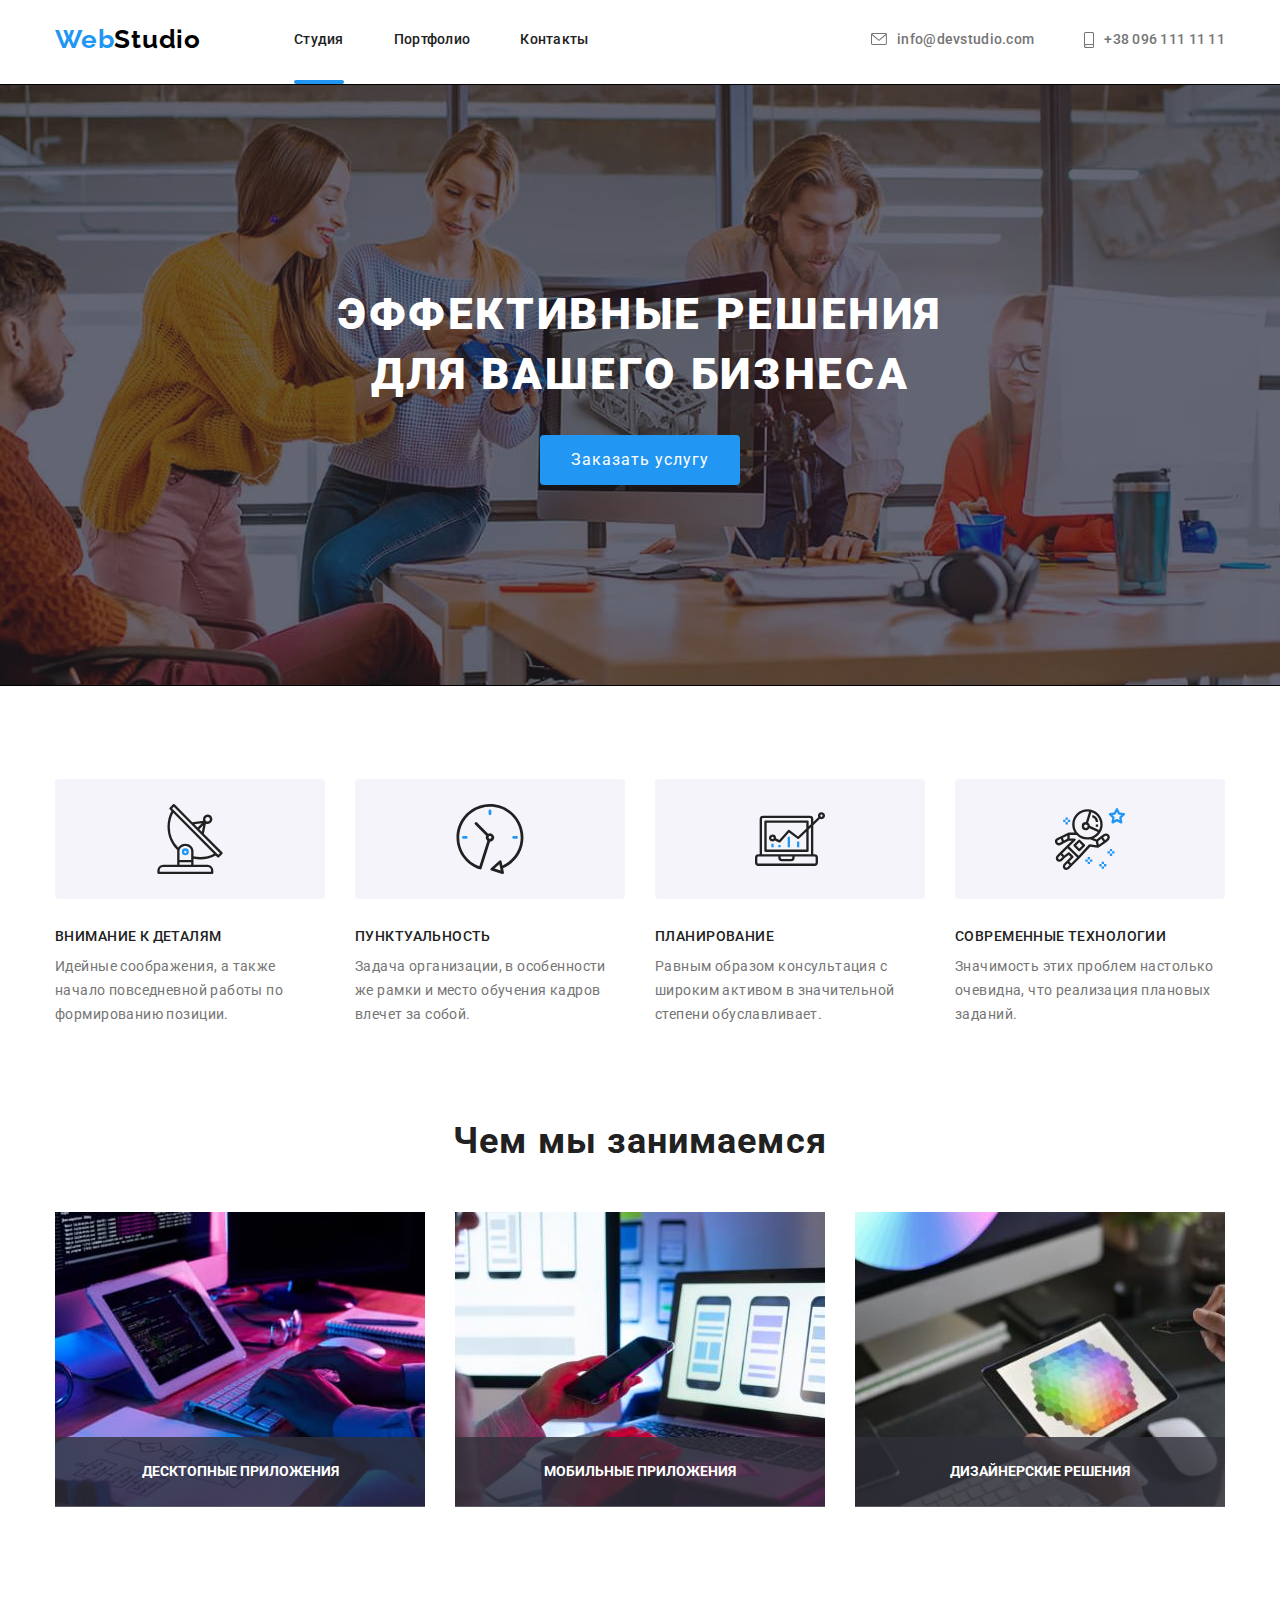
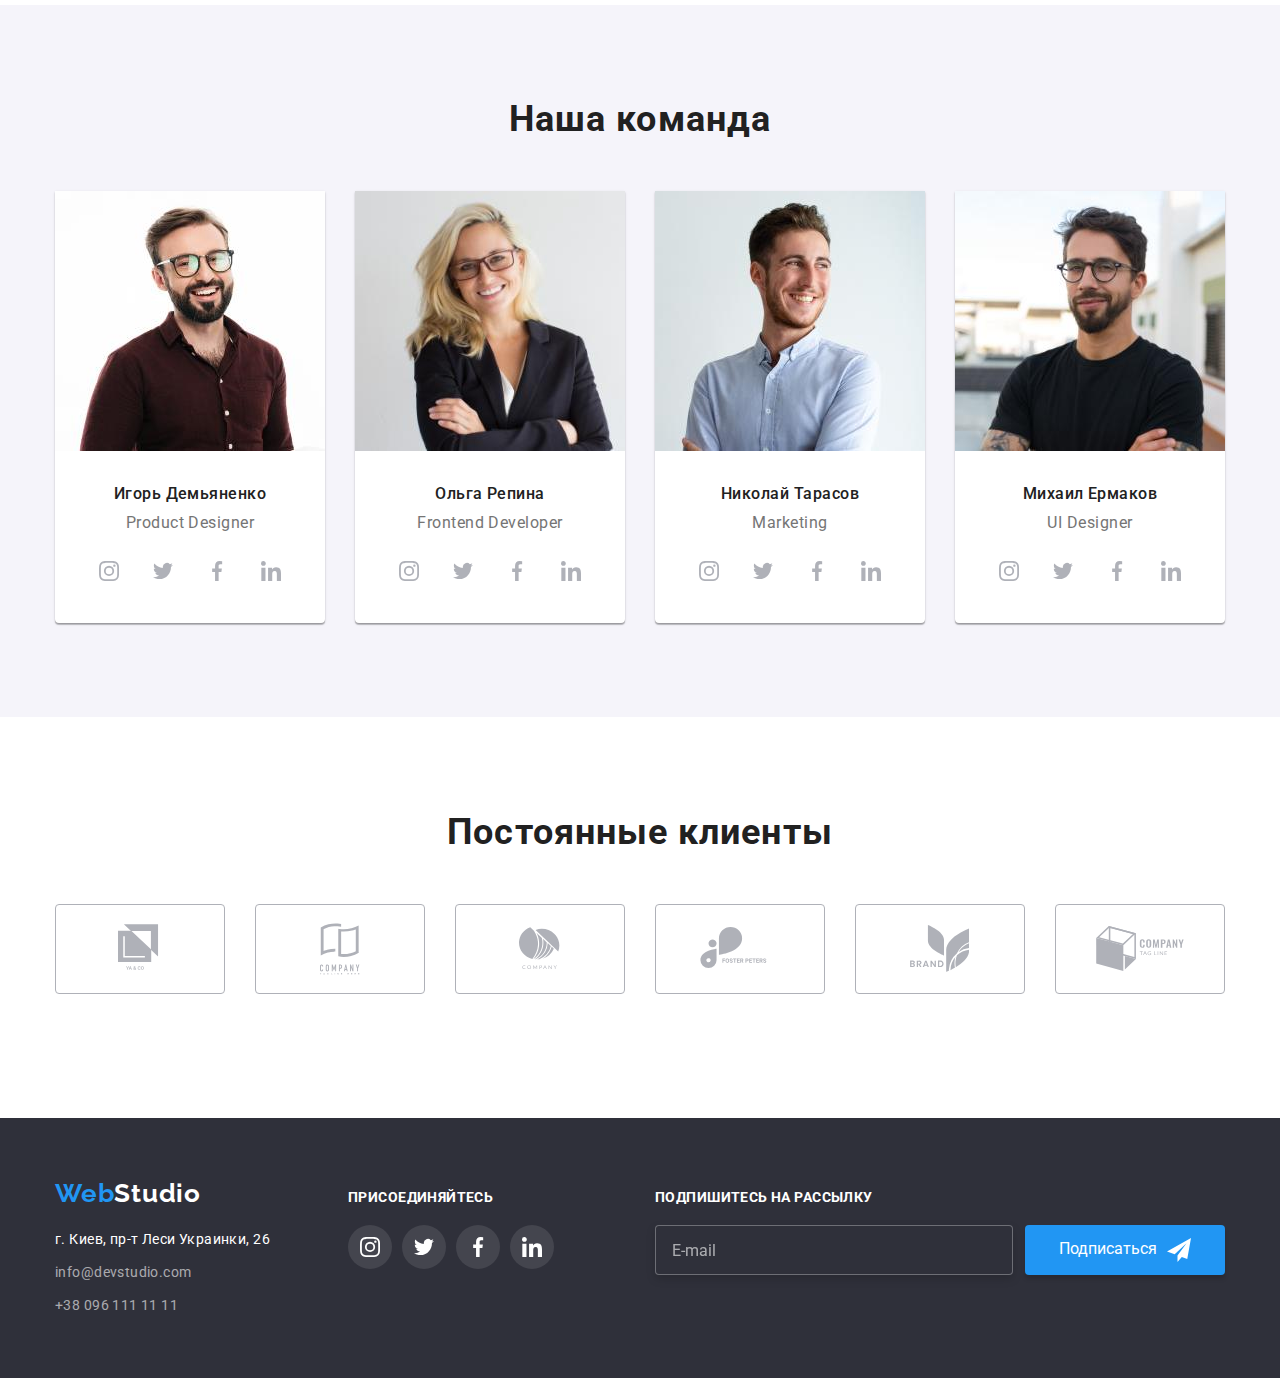
<file: index.html>
<!DOCTYPE html>
<html lang="ru">
<head>
    <meta charset="UTF-8">
    <meta name="viewport" content="width=device-width, initial-scale=1.0">
    <title>WebStudio</title>
    <link rel="stylesheet" href="./css/normalize.css">
    <link rel="preconnect" href="https://fonts.gstatic.com"> 
    <link href="https://fonts.googleapis.com/css2?family=Raleway:wght@700&family=Roboto:wght@400;500;700;900&display=swap" rel="stylesheet">
    <link rel="stylesheet" href="./css/variables.css">
    <link rel="stylesheet" href="./css/webstudio.css">
</head>

<body class="page">
    <header class="header-border">
       <!-- CONTAINER -->
        <div class="container header">
        <nav class="site-nav">
            <a class="logo" href="index.html"><span class="blue">Web</span>Studio</a>
            <ul class="link-title list">
                <li class="link-title-studio current item"><a href="./index.html">Студия</a></li>
                <li class="link-title-portfolio current item"><a href="./portfolio.html">Портфолио</a></li>
                <li class="link-title-contacts item"><a href="#">Контакты</a></li>
            </ul>
            <ul class="link-contacts list">
                <li class="link-contacts-mail item"><a href="mailto:info@devstudio.com">
                <svg class="envelope" width="16" height="12" aria-label="Mail"><use href="./images/sprite.svg#envelope"></use></svg>
                info@devstudio.com</a></li>
                <li class="link-contacts-phone item"><a href="tel:+380961111111">
                <svg class="smartphone" width="10" height="16" aria-label="Phone"><use href="./images/sprite.svg#smartphone"></use></svg>
                +38 096 111 11 11</a></li>
                </ul>
        </nav>
            
        </div> <!-- CONTAINER -->
    </header> 

   <main>      
        <section class="top-background top-cover">
            <div class="main-logo">
            <h1 class="main-title">Эффективные решения для вашего бизнеса</h1>
            <button class="button" type="button" data-modal-open>Заказать услугу</button>
        </div>
        <div class="backdrop is-hidden" data-modal>
          <div class="modal">
            <div class="modal-block">
            <button class="modal-button" type="button" data-modal-close>
            <svg class="modal-button-close" width="18" height="18" aria-label="CLose"><use href="./images/sprite.svg#close"></use></svg>
            </button>    
            </div>

            
            <p class="modal-toplabel">Оставьте свои данные, мы вам перезвоним</p>

            <form class="modal-form" autocomplete="off">
            <div class="group">
                <label class="group-label" for="name">Имя</label>
                <div class="input-person-wrapper">
                <input class="form-input" type="text" name="name" id="name"/>
                <svg class="person-icon" width="18" height="18" aria-label="Person">
                <use href="./images/sprite.svg#person"></use>
                </svg>
                </div>
                
            </div>
            <div class="group">
                <label class="group-label" for="phone">Телефон</label>
                <div class="input-person-wrapper">
                    <input class="form-input" type="text" name="phone" id="phone"/>
                    <svg class="person-icon" width="18" height="18" aria-label="Phone">
                    <use href="./images/sprite.svg#phone"></use>
                    </svg>
                    </div>
            </div>
            <div class="group">
                <label class="group-label" for="email">Почта</label>
                <div class="input-person-wrapper">
                    <input class="form-input" type="text" name="email" id="email"/>
                    <svg class="person-icon" width="18" height="18" aria-label="Email">
                    <use href="./images/sprite.svg#email"></use>
                    </svg>
                    </div>
            </div>
            <div class="group">
                <label class="group-label" for="comment">Комментарий</label>
                <textarea class="form-comment" name="comment" id="comment" placeholder="Введите текст" rows="8"></textarea>
            </div>

                <div class="form-policy">
                    <label class="policy" for="accept">
                        <input class="checkbox" type="checkbox" name="accept" id="accept">
                        <svg class="check-icon" width="16" height="15" aria-label="Checkbox">
                            <use href="./images/sprite.svg#checkbox"></use>
                            </svg>
                            Соглашаюсь с рассылкой и принимаю <a class="policy-link" href="#">Условия договора</a>

                    </label>
                </div>
            <div class="modal-button-block">
                <button class="modal-button-submit" type="submit">Отправить</button> 
            </div>
            
            </form>
        </div>  
        </div>
        </section>

        <section class="advanteges-section">
            <!-- CONTAINER -->
            <div class="container">
            <ul class="advanteges-title advanteges-description list block">
            <li class="item advanteges-icon">
            <div class="thumb">
            <svg width="70" height="70" aria-label="Antenna"><use href="./images/sprite.svg#antenna"></use></svg>
            </div>
            <h3>Внимание к деталям</h3><p>Идейные соображения, а также начало повседневной работы по формированию позиции.</p></li>
            <li class="item">
             <div class="thumb">
             <svg width="70" height="70" aria-label="Clock"><use href="./images/sprite.svg#clock"></use></svg>    
             </div>
            <h3>Пунктуальность</h3><p>Задача организации, в особенности же рамки и место обучения кадров влечет за собой.</p></li>
            <li class="item">
             <div class="thumb">
             <svg width="70" height="70" aria-label="Diagramma"><use href="./images/sprite.svg#diagram"></use></svg>    
             </div>
            <h3>Планирование</h3><p>Равным образом консультация с широким активом в значительной степени обуславливает.</p></li>
            <li class="item">
             <div class="thumb">
             <svg width="70" height="70" aria-label="Astronaut"><use href="./images/sprite.svg#astronaut"></use></svg>    
             </div>
            <h3>Современные технологии</h3><p>Значимость этих проблем настолько очевидна, что реализация плановых заданий.</p></li>
            </ul>
        </div> <!-- CONTAINER -->
        </section>

        <section class="ourservice-block">
            <!-- CONTAINER -->
            <div class="container">
            <h2 class="ourservice">Чем мы занимаемся</h2>
            <ul class="list ourservice-cards block">
            <li class="ourservice-card item">
            <img src="./images/box1.jpg" alt="html-верстка">
            <p class="card-thumb-title">Десктопные приложения</p>
            </li>
            <li class="ourservice-card item">
            <img src="./images/box2.jpg" alt="мобильные приложения">
            <p class="card-thumb-title">мобильные приложения</p>
            </li>
            <li class="ourservice-card item">
            <img src="./images/box3.jpg" alt="web-дизайн">
            <p class="card-thumb-title">Дизайнерские решения</p>
            </li>
            </ul>
        </div> <!-- CONTAINER -->
        </section>

        <section class="ourteam-background">
            <!-- CONTAINER -->
            <div class="container">
            <h2 class="ourteam-title">Наша команда</h2>
            <ul class="list ourteam-cards ourteam-name ourteam-position">
            <li class="ourteam-card1"><img src="./images/person1.jpg" alt="фото">
            <div class="card-frame"><h4>Игорь Демьяненко</h4><p>Product Designer</p></div>
            <div class="socialnets-block">
                <ul class="list socialnets">
                <li> 
                <a class="social-link" href="#"><div class="thumb-socialnets"><svg class="social-icon" width="20" height="20" aria-label="Instagram"><use href="./images/sprite.svg#instagram"></use></svg></div></a>   
                </li>
                <li>
                <a class="social-link" href="#"><div class="thumb-socialnets"><svg class="social-icon" width="20" height="20" aria-label="Twitter"><use href="./images/sprite.svg#twitter"></use></svg></div></a>
                </li>
                <li>
                <a class="social-link" href="#"><div class="thumb-socialnets"><svg class="social-icon" width="20" height="20" aria-label="Facebook"><use href="./images/sprite.svg#facebook"></use></svg></div></a>
                </li>
                <li>
                <a class="social-link" href="#"><div class="thumb-socialnets"><svg class="social-icon" width="20" height="20" aria-label="Linkedin"><use href="./images/sprite.svg#linkedin"></use></svg></div></a>
                </li>
                </ul>    
                </div>
            </li>

            <li class="ourteam-card2"><img src="./images/person2.jpg" alt="фото">
            <div class="card-frame"><h4>Ольга Репина</h4><p>Frontend Developer</p></div>
            <div class="socialnets-block">
                <ul class="list socialnets">
                    <li> 
                    <a class="social-link" href="#"><div class="thumb-socialnets"><svg class="social-icon" width="20" height="20" aria-label="Instagram"><use href="./images/sprite.svg#instagram"></use></svg></div></a>   
                    </li>
                    <li>
                    <a class="social-link" href="#"><div class="thumb-socialnets"><svg class="social-icon" width="20" height="20" aria-label="Twitter"><use href="./images/sprite.svg#twitter"></use></svg></div></a>
                    </li>
                    <li>
                    <a class="social-link" href="#"><div class="thumb-socialnets"><svg class="social-icon" width="20" height="20" aria-label="Facebook"><use href="./images/sprite.svg#facebook"></use></svg></div></a>
                    </li>
                    <li>
                    <a class="social-link" href="#"><div class="thumb-socialnets"><svg class="social-icon" width="20" height="20" aria-label="Linkedin"><use href="./images/sprite.svg#linkedin"></use></svg></div></a>
                    </li>
                    </ul>     
                </div>
            </li>

            <li class="ourteam-card3"><img src="./images/person3.jpg" alt="фото">
            <div class="card-frame"><h4>Николай Тарасов</h4><p>Marketing</p></div>
            <div class="socialnets-block">
                <ul class="list socialnets">
                    <li> 
                    <a class="social-link" href="#"><div class="thumb-socialnets"><svg class="social-icon" width="20" height="20" aria-label="Instagram"><use href="./images/sprite.svg#instagram"></use></svg></div></a>   
                    </li>
                    <li>
                    <a class="social-link" href="#"><div class="thumb-socialnets"><svg class="social-icon" width="20" height="20" aria-label="Twitter"><use href="./images/sprite.svg#twitter"></use></svg></div></a>
                    </li>
                    <li>
                    <a class="social-link" href="#"><div class="thumb-socialnets"><svg class="social-icon" width="20" height="20" aria-label="Facebook"><use href="./images/sprite.svg#facebook"></use></svg></div></a>
                    </li>
                    <li>
                    <a class="social-link" href="#"><div class="thumb-socialnets"><svg class="social-icon" width="20" height="20" aria-label="Linkedin"><use href="./images/sprite.svg#linkedin"></use></svg></div></a>
                    </li>
                    </ul>     
                </div>
            </li>

            <li class="ourteam-card4"><img src="./images/person4.jpg" alt="фото">
            <div class="card-frame"><h4>Михаил Ермаков</h4><p>UI Designer</p></div>
            <div class="socialnets-block">
                <ul class="list socialnets">
                    <li> 
                    <a class="social-link" href="#"><div class="thumb-socialnets"><svg class="social-icon" width="20" height="20" aria-label="Instagram"><use href="./images/sprite.svg#instagram"></use></svg></div></a>   
                    </li>
                    <li>
                    <a class="social-link" href="#"><div class="thumb-socialnets"><svg class="social-icon" width="20" height="20" aria-label="Twitter"><use href="./images/sprite.svg#twitter"></use></svg></div></a>
                    </li>
                    <li>
                    <a class="social-link" href="#"><div class="thumb-socialnets"><svg class="social-icon" width="20" height="20" aria-label="Facebook"><use href="./images/sprite.svg#facebook"></use></svg></div></a>
                    </li>
                    <li>
                    <a class="social-link" href="#"><div class="thumb-socialnets"><svg class="social-icon" width="20" height="20" aria-label="Linkedin"><use href="./images/sprite.svg#linkedin"></use></svg></div></a>
                    </li>
                </ul>     
            </div>
            </li>
            </ul>
        </div> <!-- CONTAINER -->
        </section>   



        <section class="clients-section">
            <!-- CONTAINER -->
            <div class="container">
            <h2 class="clients-title">Постоянные клиенты</h2>
        </div> <!-- CONTAINER -->

        <!-- CONTAINER -->
        <div class="container">
        <ul class="clients-list list block">
        <li class="item advanteges-icon">
        <a class="client-link" href="#"><div class="clients-thumb">
        <svg width="44.27" height="49.23" aria-label="Client"><use href="./images/sprite.svg#logo1"></use></svg></div></a>    
        </li>
        <li class="item">
        <a class="client-link" href="#"><div class="clients-thumb">
        <svg width="40" height="52" aria-label="Client"><use href="./images/sprite.svg#logo2"></use></svg></div></a>        
        </li>
        <li class="item">
        <a class="client-link" href="#"><div class="clients-thumb">
        <svg width="41" height="42.6" aria-label="Client"><use href="./images/sprite.svg#logo3"></use></svg></div></a>
        </li>
        <li class="item">
        <a class="client-link" href="#"><div class="clients-thumb"><svg width="79.66" height="42.02" aria-label="Client"><use href="./images/sprite.svg#logo4"></use></svg></div></a>
        </li>
        <li class="item">
        <a class="client-link" href="#"><div class="clients-thumb"><svg width="59" height="47" aria-label="Client"><use href="./images/sprite.svg#logo5"></use></svg></div></a>
        </li>
        <li class="item">
        <a class="client-link" href="#"><div class="clients-thumb"><svg width="88.48" height="45.44" aria-label="Client"><use href="./images/sprite.svg#logo6"></use></svg></div></a>
        </li>
        </ul>
        </div> <!-- CONTAINER -->
        
        </section>

    </main>

   <footer class="footer">
       <!-- CONTAINER -->
    <div class="container-footer">
       <div>
        <p class="logo-footer"><a href="index.html" class="logo white"><span class="blue">Web</span>Studio</a></p>
        <address class="footer-address">
        <p class="footer-city">г. Киев, пр-т Леси Украинки, 26</p>
        <ul class="list footer-links">
        <li><a href="mailto:info@devstudio.com">info@devstudio.com</a></li>
        <li><a href="tel:+380961111111">+38 096 111 11 11</a></li>
        </ul>
        </address>
        </div>

    <div class="joinus">
    <h3 class="h3-color">ПРИСОЕДИНЯЙТЕСЬ</h3>
    <!-- <div class="socialnets-block"> -->
        <ul class="list socialnets-footer">
        <li>
        <a class="joinus-link" href="#"><div class="thumb-socialnets-footer"><svg width="20" height="20" aria-label="Instagram"><use href="./images/sprite.svg#instagram"></use></svg></div></a>
        </li>
        <li>
        <a class="joinus-link" href="#"><div class="thumb-socialnets-footer"><svg width="20" height="20" aria-label="Twitter"><use href="./images/sprite.svg#twitter"></use></svg></div></a>            
        </li>
        <li>
        <a class="joinus-link" href="#"><div class="thumb-socialnets-footer"><svg width="20" height="20" aria-label="Facebook"><use href="./images/sprite.svg#facebook"></use></svg></div></a>
        </li>
        <li>
        <a class="joinus-link" href="#"><div class="thumb-socialnets-footer"><svg width="20" height="20" aria-label="Linkedin"><use href="./images/sprite.svg#linkedin"></use></svg></div></a>
        </li>
        </ul>    
        <!-- </div> -->
    </div>

    <div class="mailing">
        <h3 class="h3-color-mailing">Подпишитесь на рассылку</h3>
        <div class="mailing-wrapper">
            <label for="subscribe">
                <input class="mailing-input" type="text" placeholder="E-mail" name="subscribe" id="subscribe">
            </label>
            <button class="mailing-button" type="submit">Подписаться<svg class="modal-button-send" width="24" height="24" aria-label="Send"><use href="./images/sprite.svg#send"></use></svg>
            </button>
        </div>
        
        </div>
             
    </div> <!-- CONTAINER -->
   </footer>
   <script src="./js/modal.js"></script>
</body>
</html>
</file>
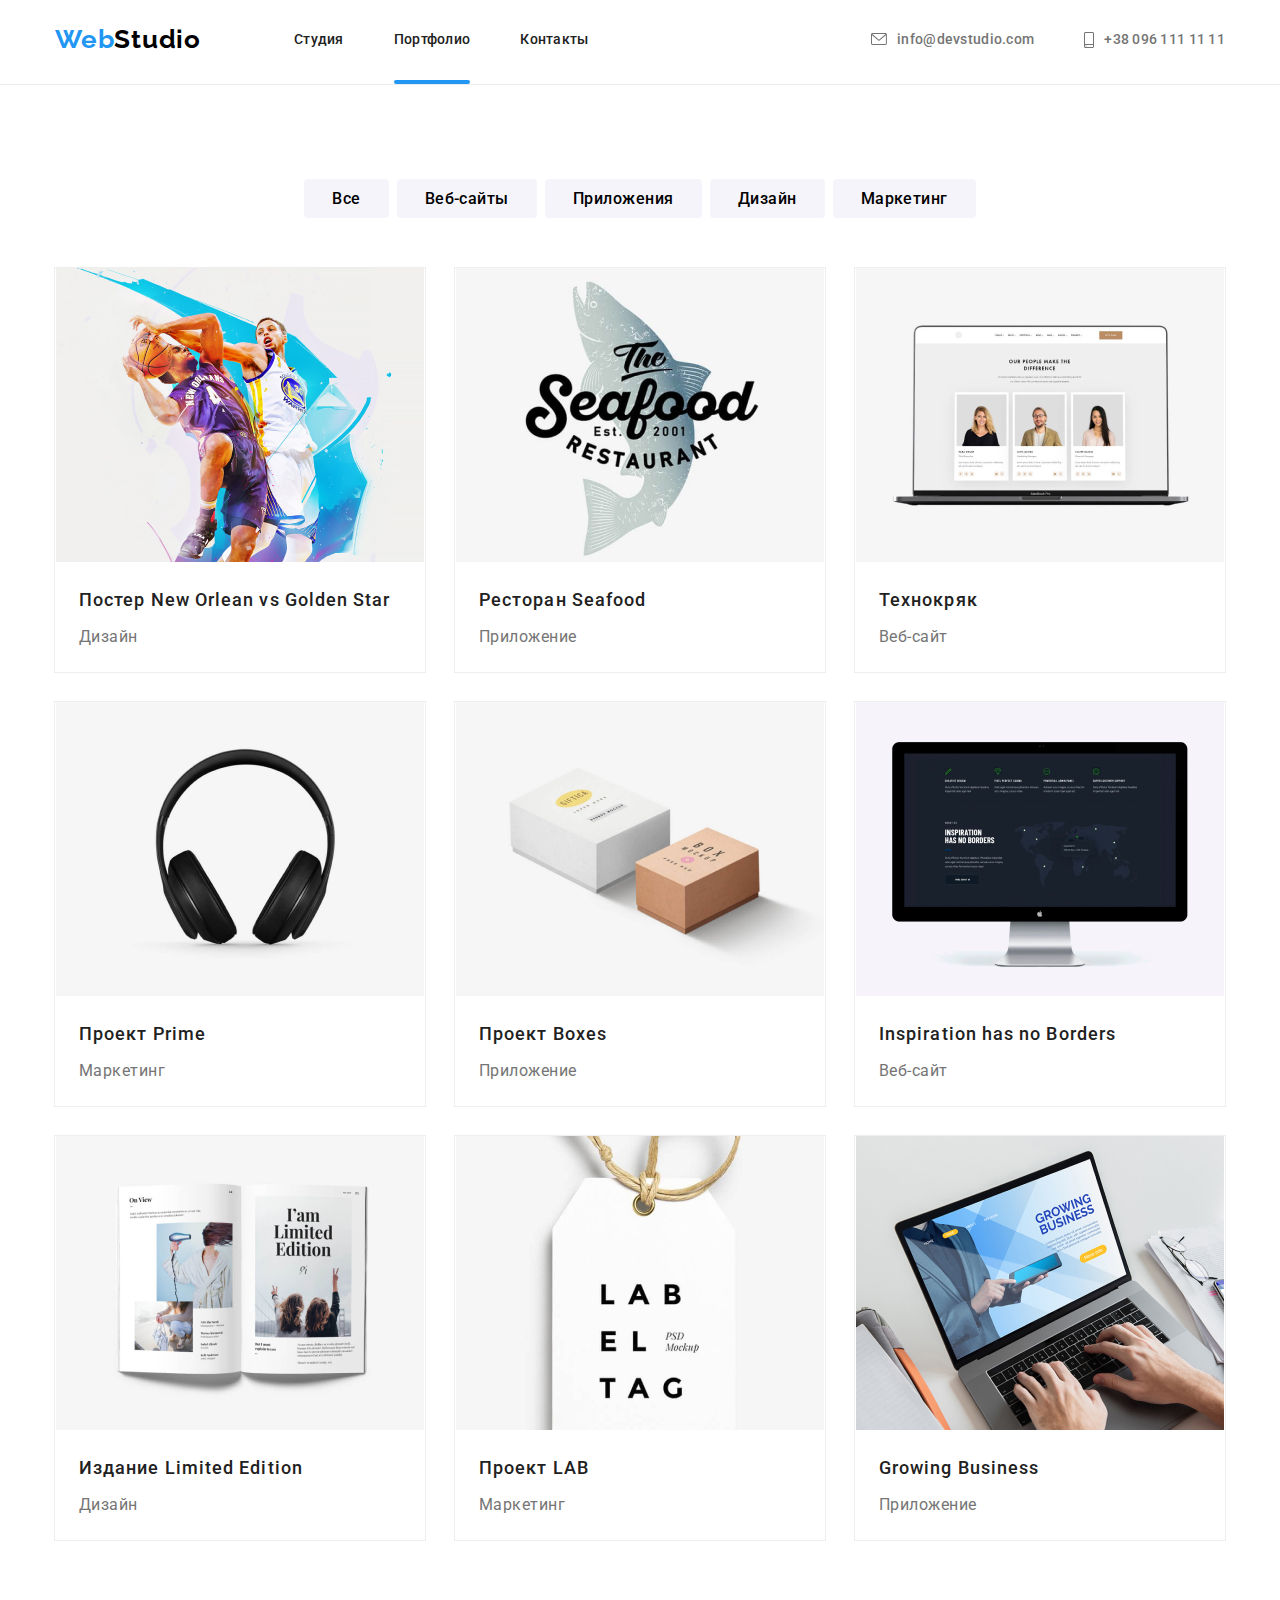
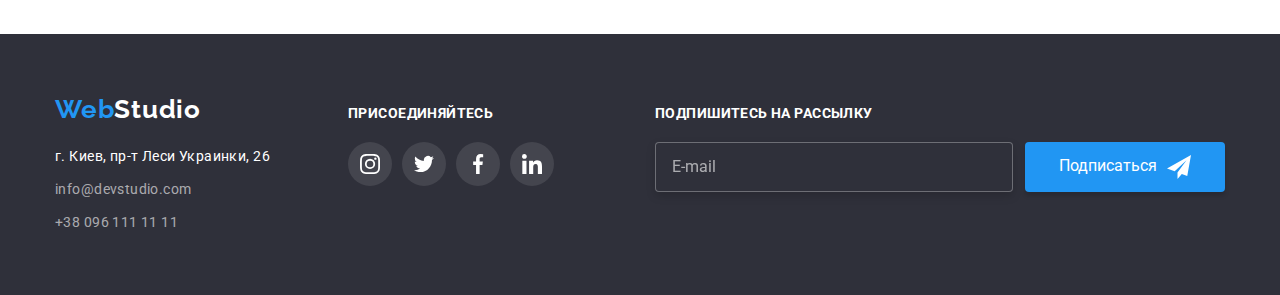
<file: portfolio.html>
<!DOCTYPE html>
<html lang="ru">
<head>
    <meta charset="UTF-8">
    <meta name="viewport" content="width=device-width, initial-scale=1.0">
    <title>Portfolio</title>
    <link rel="stylesheet" href="./css/normalize.css">
    <link rel="preconnect" href="https://fonts.gstatic.com"> 
    <link href="https://fonts.googleapis.com/css2?family=Raleway:wght@700&family=Roboto:wght@400;500;700;900&display=swap" rel="stylesheet">
    <link rel="stylesheet" href="./css/portfolio.css">
    <link rel="stylesheet" href="./css/variables.css">
</head>

<body class="page">
    <header class="header border">
       <!-- CONTAINER -->
        <div class="container header">
        <nav class="site-nav">
            <a class="logo" href="index.html"><span class="blue">Web</span>Studio</a>
            <ul class="link-title list">
                <li class="link-title-studio current item"><a href="./index.html">Студия</a></li>
                <li class="link-title-portfolio current item"><a href="./portfolio.html">Портфолио</a></li>
                <li class="link-title-contacts item"><a href="#">Контакты</a></li>
            </ul>
            <ul class="link-contacts list">
                <li class="link-contacts-mail item"><a href="mailto:info@devstudio.com">
                <svg class="envelope" width="16" height="12" aria-label="Mail"><use href="./images/sprite.svg#envelope"></use></svg>
                info@devstudio.com</a></li>
                <li class="link-contacts-phone item"><a href="tel:+380961111111">
                <svg class="smartphone" width="10" height="16" aria-label="Phone"><use href="./images/sprite.svg#smartphone"></use></svg>
                +38 096 111 11 11</a></li>
                </ul>
        </nav>
            
        </div> <!-- CONTAINER -->
    </header>

    <main class="central-block">
        <section class="ourprojects-block">
            <!-- CONTAINER -->
        <div class="container">
            <h1 class="hidden-title">Портфолио наших работ</h1>
            <ul class="list button-main">
                <li class="item">
                <button class="central-button" type="button"><span class="frame-button">Все</span></button>
                </li>
                <li class="item">
                <button class="central-button" type="button"><span class="frame-button">Веб-сайты</span></button>
                </li>
                <li class="item">
                <button class="central-button" type="button"><span class="frame-button">Приложения</span></button>
                </li>
                <li class="item">
               <button class="central-button" type="button"><span class="frame-button">Дизайн</span></button>
                </li>
                <li class="item">
                <button class="central-button" type="button"><span class="frame-button">Маркетинг</span></button>
                </li>
            </ul>
            
            <ul class="list ourprojects ourprojects-title ourprojects-note">
                <li class="item ourprojects-link">
                    <a class="card-link" href="#">
                    <div class="card-thumb">
                        <img src="./images/project2.jpg" alt="Баскетболисты" width="370" height="294">
                        <div class="overlay">
                            <p class="overlay-text">Технокряк это современная площадка распространения коронавируса. Компании используют эту платформу для цифрового шпионажа и атак на защищенные сервера конкурентов.</p>    
                        </div>
                    </div>    
                    <div class="ourprojects-frame">
                    <h2 class="h2">Постер New Orlean vs Golden Star</h2>
                    <p class="ourprojects-p">Дизайн</p>
                    </div></a>
                </li>
                
                <li class="item ourprojects-link">
                    <a class="card-link" href="#">
                    <div class="card-thumb">
                        <img src="./images/project3.jpg" alt="Логотип ресторана">
                        <div class="overlay">
                            <p>Технокряк это современная площадка распространения коронавируса. Компании используют эту платформу для цифрового шпионажа и атак на защищенные сервера конкурентов.</p>    
                        </div>
                    </div>
                    <div class="ourprojects-frame">
                    <h2 class="h2">Ресторан Seafood</h2><p class="ourprojects-p">Приложение</p>
                    </div></a>
                </li>                                 
                
                <li class="item ourprojects-link">
                    <a class="card-link" href="#">
                    <div class="card-thumb">
                    <img src="./images/project1.jpg" alt="Ноутбук с сайтом">
                    <div class="overlay">
                    <p>Технокряк это современная площадка распространения коронавируса. Компании используют эту платформу для цифрового шпионажа и атак на защищенные сервера конкурентов.</p>    
                    </div>
                    </div>
                    <div class="ourprojects-frame">
                <h2 class="h2">Технокряк</h2><p class="ourprojects-p">Веб-сайт</p>
                </div></a>   
                </li>
                
                <li class="item ourprojects-link">
                    <a class="card-link" href="#">
                    <div class="card-thumb">
                    <img src="./images/project4.jpg" alt="Наушники">
                    <div class="overlay">
                    <p>Технокряк это современная площадка распространения коронавируса. Компании используют эту платформу для цифрового шпионажа и атак на защищенные сервера конкурентов.</p>    
                    </div>
                    </div>
                    <div class="ourprojects-frame">
                <h2 class="h2">Проект Prime</h2><p class="ourprojects-p">Маркетинг</p>
                </div></a>        
                </li>

                <li class="item ourprojects-link">
                    <a class="card-link" href="#">
                    <div class="card-thumb">
                    <img src="./images/project5.jpg" alt="Две каробки">
                    <div class="overlay">
                    <p>Технокряк это современная площадка распространения коронавируса. Компании используют эту платформу для цифрового шпионажа и атак на защищенные сервера конкурентов.</p>    
                    </div>
                    </div>
                    <div class="ourprojects-frame"><h2 class="h2">Проект Boxes</h2><p class="ourprojects-p">Приложение</p>
                    </div></a>
                </li>

                <li class="item ourprojects-link">
                    <a class="card-link" href="#">
                    <div class="card-thumb">   
                    <img src="./images/project6.jpg" alt="Монитор">
                    <div class="overlay">
                    <p>Технокряк это современная площадка распространения коронавируса. Компании используют эту платформу для цифрового шпионажа и атак на защищенные сервера конкурентов.</p>    
                    </div>
                    </div>
                    <div class="ourprojects-frame"><h2 class="h2">Inspiration has no Borders</h2><p class="ourprojects-p">Веб-сайт</p>
                </div></a>
                </li>

                <li class="item ourprojects-link">
                    <a class="card-link" href="#">
                    <div class="card-thumb">    
                    <img src="./images/project7.jpg" alt="Журнал">
                    <div class="overlay">
                    <p>Технокряк это современная площадка распространения коронавируса. Компании используют эту платформу для цифрового шпионажа и атак на защищенные сервера конкурентов.</p>    
                    </div>
                    </div>
                    <div class="ourprojects-frame"><h2 class="h2">Издание Limited Edition</h2><p class="ourprojects-p">Дизайн</p>
                </div></a>    
                </li>

                <li class="item ourprojects-link">
                    <a class="card-link" href="#">
                    <div class="card-thumb"> 
                    <img src="./images/project8.jpg" alt="Бирка">
                    <div class="overlay">
                    <p>Технокряк это современная площадка распространения коронавируса. Компании используют эту платформу для цифрового шпионажа и атак на защищенные сервера конкурентов.</p>    
                    </div>
                    </div>
                    <div class="ourprojects-frame"><h2 class="h2">Проект LAB</h2><p class="ourprojects-p">Маркетинг</p>
                </div></a>
                </li>

                <li class="item ourprojects-link">
                    <a class="card-link" href="#">
                    <div class="card-thumb"> 
                    <img src="./images/project9.jpg" alt="Ноутбук">
                    <div class="overlay">
                    <p>Технокряк это современная площадка распространения коронавируса. Компании используют эту платформу для цифрового шпионажа и атак на защищенные сервера конкурентов.</p>    
                    </div>
                    </div>
                    <div class="ourprojects-frame"><h2 class="h2">Growing Business</h2><p class="ourprojects-p">Приложение</p>
                </div></a>
                </li>          
            </ul>
        </div> <!-- CONTAINER -->
        </section>     
    </main>


    <footer class="footer">
        <!-- CONTAINER -->
     <div class="container-footer">
        <div>
         <p class="logo-footer"><a href="index.html" class="logo white"><span class="blue">Web</span>Studio</a></p>
         <address class="footer-address">
         <p class="footer-city">г. Киев, пр-т Леси Украинки, 26</p>
         <ul class="list footer-links">
         <li><a href="mailto:info@devstudio.com">info@devstudio.com</a></li>
         <li><a href="tel:+380961111111">+38 096 111 11 11</a></li>
         </ul>
         </address>
         </div>
 
     <div class="joinus">
     <h3 class="h3-color">ПРИСОЕДИНЯЙТЕСЬ</h3>
     <!-- <div class="socialnets-block"> -->
        <ul class="list socialnets-footer">
            <li>
            <a class="joinus-link" href="#"><div class="thumb-socialnets-footer"><svg width="20" height="20" aria-label="Instagram"><use href="./images/sprite.svg#instagram"></use></svg></div></a>
            </li>
            <li>
            <a class="joinus-link" href="#"><div class="thumb-socialnets-footer"><svg width="20" height="20" aria-label="Twitter"><use href="./images/sprite.svg#twitter"></use></svg></div></a>            
            </li>
            <li>
            <a class="joinus-link" href="#"><div class="thumb-socialnets-footer"><svg width="20" height="20" aria-label="Facebook"><use href="./images/sprite.svg#facebook"></use></svg></div></a>
            </li>
            <li>
            <a class="joinus-link" href="#"><div class="thumb-socialnets-footer"><svg width="20" height="20" aria-label="Linkedin"><use href="./images/sprite.svg#linkedin"></use></svg></div></a>
            </li>
            </ul>     
         <!-- </div> -->
     </div>
     
        <div class="mailing">
            <h3 class="h3-color-mailing">Подпишитесь на рассылку</h3>
        <div class="mailing-wrapper">
            <label for="subscribe">
                <input class="mailing-input" type="text" placeholder="E-mail" name="subscribe" id="subscribe">
            </label>
            <button class="mailing-button" type="submit">Подписаться<svg class="modal-button-send" width="24" height="24" aria-label="Send"><use href="./images/sprite.svg#send"></use></svg>
            </button>
            </div>
        </div>


     </div> <!-- CONTAINER -->
    </footer>

</body>
</html>
</file>
<file: css/variables.css>
:root {
    --blue-text-button: rgba(33,150,243,1);
    --blue-overlay: rgba(33, 150, 243, 0.9);
    
    --black-text-logo: rgba(0,0,0,1);
    --black-text-main: rgba(33,33,33,1);
    
    --grey-text: rgba(117,117,117,1);
    
    --white-text: rgba(255,255,255,1);
    --white-text-op60: rgba(255,255,255,0.6);

    --visited-text: rgb(139, 23, 23);
    
    --card-background: rgba(255,255,255,1);
    --ourteam-background: rgba(245,244,250,1);
    --top-background: #C4C4C4;
    --lianer-gradient: rgba(47,48,58,0.4);
    --header-footer-background: rgba(47,48,58,1);
    --button-background: rgba(245,244,250,1);

    --ourservice-cover: rgba(47, 48, 58, 0.8);
    --modalmain-cover: rgba(0, 0, 0, 0.2);
    
    --border-projects-1px: rgba(238,238,238,1);
    --border-nav-1px: rgba(236,236,236,1);
    --border-top-cover: rgba(0,0,0,1);
    --border-ourclients: rgba(175,177,184,1);
    --border-form: rgba(33, 33, 33, 0.2);
    --form-text: rgba(117, 117, 117, 0.5);
    --modal-footer-text: rgba(75,75,75,1);
    --modal-button-close: rgba(0, 0, 0, 0.1);

    --background-socialnets: rgba(255,255,255,0.1);
}
</file>
<file: css/webstudio.css>
.page {
    font-family: 'Roboto', sans-serif;
   }
.list {
    list-style-type: none;
}

/* CONTAINER */

.container {
    width: 1200px;
    padding-left: 15px;
    padding-right: 15px;
    margin-left: auto;
    margin-right: auto;
}

.container .header {
    display: flex;
    align-items: center;
}

/* фон */
.top-background {
    margin: auto;
    padding: auto;
    background-color: var(--top-background);
    padding-bottom: 200px;
    padding-top: 200px;
    max-width: 1600px;
    }

.header-border {
    border-bottom: 1px solid var(--border-nav-1px);
    max-width: 1600px;
    margin: auto;
}

.top-cover {
    background-image: linear-gradient(to right, var(--lianer-gradient), var(--lianer-gradient)), url(../images/cover.jpg);
    height: 600px;
    max-width: 1600px;
    background-repeat: no-repeat;
    background-position: center;
    background-size: cover;
    outline: 1px solid var(--border-top-cover);
    margin-left: auto;
    margin-right: auto;
}

/* навинация и логотип*/
.site-nav {
    display: flex;
}

.logo {
    font-family: 'Raleway', sans-serif;
    font-weight: 700;
    color: var(--black-text-logo);
    text-decoration: none;
    font-size: 26px;
    line-height: 1.19;
    letter-spacing: 0.03em;
    outline: none;
}

.logo:not(:last-child) {
      margin-right: 93px;
      padding-top: 24px;
      padding-bottom: 25px; 

}
 
.blue {
    color: var(--blue-text-button);
    }

.white {
    color: var(--white-text);
    display: inline-block;
    
}


/* ссылки и ховер */
.link-title {
    margin: 0;
    padding: 0;
    display: flex;
}


.link-title .item + .item {
    margin-left: 50px;
}

.link-title a {
    font-size: 14px;
    line-height: 1.14;
    letter-spacing: 0.02em;
    outline: none;
    color: var(--black-text-main);
    font-weight: 500;
    text-decoration: none;
    
    display: flex;
    padding-top: 32px;
    padding-bottom: 32px;
    
    transition-property: color, transform;
    transition-duration: 250ms;
    transition-timing-function: cubic-bezier(0.4, 0, 0.2, 1);
}

.link-title a:hover,
.link-title a:focus {
    color: var(--blue-text-button);
}

.link-title-studio.current {
    color: var(--blue-text-button); 
} 

.link-title-studio.current::after {
    content: "";
    display: block;
    height: 4px;
    width: 100%;
    background-color: var(--blue-text-button);
    border-radius: 2px;
} 


.link-contacts {
    margin: 0;
    padding: 0;
    display: flex;
    margin-left: auto;
}

.link-contacts .item + .item {
    margin-left: 50px;
}


.link-contacts a {
    color: var(--grey-text);
    font-weight: 500;
    text-decoration: none;
    font-size: 14px;
    line-height: 1.14;
    letter-spacing: 0.02em;
    outline: none;

    display: flex;
    padding-top: 32px;
    padding-bottom: 32px;

    transition-property: color, transform;
    transition-duration: 250ms;
    transition-timing-function: cubic-bezier(0.4, 0, 0.2, 1);
}

.link-contacts a:hover,
.link-contacts a:focus {
    color: var(--blue-text-button);
}


.envelope {
    margin-top: 1px;
    margin-right: 10px;
    fill: currentColor;
       }

.smartphone {
    margin-right: 10px;
    fill: currentColor;
    } 


/* --------------Герой------------------ */
.main-logo {
    text-align: center;
}

.main-title {
    color: var(--white-text);
    font-weight: 900;
    font-size: 44px;
    line-height: 1.36;
    text-align: center;
    letter-spacing: 0.06em;
    text-transform: uppercase;
    margin: 0 auto;
    padding: 0;
    margin-bottom: 30px;
    max-width: 696px;
}

/* кнопка */
.button {
    background-color: var(--blue-text-button);
    border-radius: 4px;
    border: none;
    color: var(--white-text);
    font-size: 16px;
    line-height: 3.05;
    align-items: center;
    text-align: center;
    letter-spacing: 0.06em;
    width: 200px;

    transition-property: color, transform;
    transition-duration: 250ms;
    transition-timing-function: cubic-bezier(0.4, 0, 0.2, 1);
}

.button:hover,
.button:focus {
    color: var(--black-text-main);
    font-weight: 500;
    text-decoration: none;
    cursor: pointer;
    outline: none;
}

.button:active {
    background-color: var(--white-text-op60);
}


/*  БЕКДРОППППППП */

.backdrop {
    position: fixed;
    top: 0;
    left: 0;
    width: 100%;
    height: 100%;
    background-color: var(--modalmain-cover);
    z-index: 1;

    opacity: 1;
    transition: opacity 250ms cubic-bezier(0.4, 0, 0.2, 1);
}

.backdrop.is-hidden {
    pointer-events: none;
    opacity: 0;
    visibility: visible;
}

.backdrop.is-hidden .modal {
    transform: translate(-50%, -50%) scale(1.1);
}


.modal {
    position: absolute;
    top: 50%;
    left: 50%;
    transform: translate(-50%, -50%);

    min-height: 581px;
    min-width: 528px;

    background-color: var(--white-text);
    box-shadow: 0px 1px 3px rgba(0, 0, 0, 0.12), 0px 1px 1px rgba(0, 0, 0, 0.14), 0px 2px 1px rgba(0, 0, 0, 0.2);
    border-radius: 4px;
}


.modal-block {
    width: 30px;
    height: 30px;
    border-radius: 50%;
    border: 1px solid var(--modal-button-close);
    margin-top: 8px;
    margin-left: 490px;
    cursor: pointer;

    text-align: center;
    display: flex;
    align-items: center;
    justify-content: center;
}

.modal-button {
    padding: 0;
    background-color: transparent;
    border: none;
    display: inline-flex;
    outline: none;
    width: 100%;
    height: 100%;
    border-radius: 50%;

    cursor: pointer;
    justify-content: center;
    align-items: center;

    transition-property: border, transform;
    transition-duration: 250ms;
    transition-timing-function: cubic-bezier(0.4, 0, 0.2, 1);
}

.modal-block:focus {
    border: 1px solid var(--blue-text-button);
}

.modal-button-close {
    fill: var(--black-text-logo);
    
    transition-property: fill, transform;
    transition-duration: 250ms;
    transition-timing-function: cubic-bezier(0.4, 0, 0.2, 1);
}

.modal-block .modal-button:hover .modal-button-close {
    fill: var(--blue-text-button);
}

.modal-button-close:hover,
.modal-button-close:focus {
    fill: var(--blue-text-button);
}

.modal-toplabel {
    display: block;
    height: 23px;
    font-size: 20px;
    font-weight: 700;
    margin: 2px 0 12px 0;
    padding: 0px 40px 0px 40px;
    text-align: justify;
    line-height: 1.15;
    /* letter-spacing: 0.038em; */
    color: var(--black-text-main);
}

.modal-toplabel::after {
    content: "";
    width: 100%;
    display: inline-block;
}

.modal-form {
    max-width: 448px;
    padding: 0 40px 0 40px;
    margin: 0;
    box-sizing: content-box;
}


.modal-form .group {
    display: flex;
    flex-direction: column;
    margin-bottom: 10px;
}

.modal-form .form-input {
    width: 100%;
    height: 40px;
    outline: none;
    border: 1px solid var(--border-form);
    border-radius: 4px;
    padding: 11px 12px 11px 36px;
    cursor: pointer;
}

.person-icon {
    position: absolute;
    top: 50%;
    left: 12px;
    transform: translateY(-50%);
    fill: var(--black-text-main);
}

.modal-form .form-input:focus {
    box-shadow: 0 0 0 1px var(--blue-text-button);
}

.modal-form .form-input:focus ~ .person-icon {
    fill: var(--blue-text-button);
}

.modal-form .form-comment {
    height: 120px;
    outline: none;
    border: 1px solid var(--border-form);
    border-radius: 4px;
    padding: 12px 16px;
    font-size: 14px;
    font-weight: 400;
    vertical-align: 0%;

    resize: none;
    cursor: pointer;
}

.form-comment::placeholder {
    color: var(--form-text);
}

.modal-form .form-comment:focus {
    box-shadow: 0 0 0 1px var(--blue-text-button);
}

.group-label {
    margin-bottom: 4px;
    font-size: 12px;
    font-weight: 400;
    color: var(--grey-text);
    line-height: 1.166;
    letter-spacing: 0.01em;
}

.input-person-wrapper {
    position: relative;
}


.form-policy {
    position: relative;
}

.policy {
    position: relative;
    display: inline-block;
    font-size: 14px;
    font-weight: 400;
    line-height: 1.71;
    letter-spacing: 0.03em;
    color: var(--modal-footer-text);
    padding-left: 8px;
    /* align-items: center ; */
    vertical-align: middle;
    text-align: center;
    cursor: pointer;
}

.policy-link {
    color: var(--blue-text-button);
    text-underline-position: under;
}

.checkbox {
    position: absolute;
    display: none;
    /* border: none;
    outline: none; */
    top: 50%;
    left: 12px;
    transform: translateY(-50%);

}

.check-icon {
    display: inline-block;
    margin-right: 7px;
    vertical-align: middle;
    fill: var(--black-text-main);
}

.checkbox:checked + .check-icon {
    background-image: url(../images/icon-check.svg);
    fill: none;
    border-radius: 2px;
}

.modal-button-block {
    text-align: center;
}

.modal-button-submit {
    margin-top: 30px;
    background-color: var(--blue-text-button);
    border-radius: 4px;
    border: none;
    color: var(--white-text);
    font-size: 16px;
    font-weight: 700;
    line-height: 1.875;
    align-items: center;
    text-align: center;
    letter-spacing: 0.06em;
    width: 200px;
    cursor: pointer;
    padding: 10px 55px;
    box-shadow: 0px 4px 4px rgba(0, 0, 0, 0.15);

    transition-property: color, transform;
    transition-duration: 250ms;
    transition-timing-function: cubic-bezier(0.4, 0, 0.2, 1);    
}


/* секция особенности/преимущества */
.advanteges-section {
    padding-top: 94px;
    padding-bottom: 94px;
}

.advanteges-section .block {
    display: flex;
    flex-wrap: nowrap;
}

.advanteges-title {
    margin: 0;
    padding: 0;
}


.advanteges-title li {
    flex-basis: calc((100% - 90px) / 4);
}

.advanteges-title .item:not(:first-child) {
        margin-left: 30px;
}

.advanteges-title h3 {
    color: var(--black-text-main);
    font-weight: 500;
    font-size: 14px;
    line-height: 1.14;
    letter-spacing: 0.03em;
    text-transform: uppercase;
    
    margin: 0;
    padding: 0;
    margin-bottom: 10px; 
}

.advanteges-description p {
    color: var(--grey-text);
    font-weight: 400;
    font-size: 14px;
    line-height: 1.71;
    letter-spacing: 0.03em;
    
    margin: 0;
    padding: 0;
    }

.thumb {
     height: 120px;
     border-radius: 4px;
     background-color: var(--ourteam-background);
     margin-bottom: 30px;
     display: flex;
     align-items: center;
     justify-content: center;
    }
    

/* секция чем мы занимаемся*/
.ourservice-block {
    padding-bottom: 94px;
}

.ourservice {
    color: var(--black-text-main);
    font-weight: 700;
    font-size: 36px;
    line-height: 1.16;
    text-align: center;
    letter-spacing: 0.03em;
    
    margin: 0;
    padding: 0;
    margin-bottom: 50px;
}

.ourservice-cards {   
    margin: 0;
    padding: 0;
    display: flex;
}

.ourservice-cards .item {
    flex-basis: calc((100% - 60px) / 3);
    margin-left: 30px;
}

.ourservice-cards .item:first-child {
    margin-left: 0px;
}

.ourservice-card {
    position: relative;
}



.card-thumb-title {
    position: absolute;
    width: 100%;
    bottom: 4px;
    left: 0;
    padding: 27px 0;
    margin: 0;

    text-align: center;
    font-weight: 700;
    font-size: 14px;
    line-height: 1.14;
    text-transform: uppercase;

    color: var(--card-background);
    background-color: var(--ourservice-cover);
    
}


/* наша команда*/

.ourteam-cards {
    margin: 0;
    padding: 0;
    display: flex;
    
}

.ourteam-background {
    background-color: var(--ourteam-background);
    padding-bottom: 94px;
    padding-top: 94px;
    max-width: 1600px;
    margin: auto;
  }

.ourteam-title {
    color: var(--black-text-main);
    font-weight: 700;
    font-size: 36px;
    line-height: 1.16;
    text-align: center;
    letter-spacing: 0.03em;
    
    margin: 0;
    padding: 0;
    margin-bottom: 50px;
}

.ourteam-cards > li {
    background-color: var(--card-background);
    flex-basis: calc((100% - 90px) / 4);
    box-shadow: 0px 1px 3px rgba(0, 0, 0, 0.12), 0px 1px 1px rgba(0, 0, 0, 0.14), 0px 2px 1px rgba(0, 0, 0, 0.2);
    border-radius: 0px 0px 4px 4px;
   }

.ourteam-cards > li:not(:first-child) {
    margin-left: 30px;
}

.card-frame {
    padding-top: 30px;
    padding-bottom: 16px;
}

.ourteam-name h4 {
    color: var(--black-text-main);
    font-weight: 500;
    font-size: 16px;
    line-height: 1.18;
    text-align: center;
    letter-spacing: 0.03em;
    margin: 0;
    padding: 0;
    padding-bottom: 10px;
}

.ourteam-position p {
    color: var(--grey-text);
    font-weight: 400;
    font-size: 16px;
    line-height: 1.18;
    text-align: center;
    letter-spacing: 0.03em;
    margin: 0;
    padding: 0;
}

.socialnets-block {
    width: 270px;
}
   

.socialnets {
    display: flex;
    margin: 0;
    padding: 0;
    padding-bottom: 30px;

}

.thumb-socialnets {
    width: 44px;
    height: 44px;
    display: flex;
    align-items: center;
    justify-content: center;

    transition-property: color, transform;
    transition-duration: 250ms;
    transition-timing-function: cubic-bezier(0.4, 0, 0.2, 1);  
}

.socialnets > li:not(:first-child) {
    margin-left: 10px;
}

.socialnets > li:first-child {
    margin-left: 32px;
}

.social-icon {
    fill: currentColor;
}

.social-link {
    color: var(--border-ourclients);
    outline: none;
}


.social-link:hover .thumb-socialnets {
    border-radius: 50%;
    background-color: var(--blue-text-button);
    color: var(--white-text);
}

.social-link:focus .thumb-socialnets {
    border-radius: 50%;
    background-color: var(--blue-text-button);
    color: var(--white-text);
}

/* СЕКЦИЯ ПОСТОЯННЫЕ КЛИЕНТЫ*/

.clients-section {
    padding-top: 95px;
    padding-bottom: 94px;
}

.clients-title {
    color: var(--black-text-main);
    font-weight: 700;
    font-size: 36px;
    line-height: 1.16;
    text-align: center;
    letter-spacing: 0.03em;
    
    margin: 0;
    padding: 0;
    margin-bottom: 50px;
}

.clients-section .block {
    display: flex;
    flex-wrap: nowrap;
}

.clients-list {
    margin: 0;
    padding: 0;
}


.clients-list li {
    flex-basis: calc((100% - 150px) / 6);
}

.clients-list .item:not(:first-child) {
        margin-left: 30px;
}


.clients-thumb {
     height: 90px;
     border-radius: 4px;
     border: 1px solid var(--border-ourclients);
     fill: var(--border-ourclients);
     margin-bottom: 30px;
     display: flex;
     align-items: center;
     
     justify-content: center;

    transition-property: fill, border, transform;
    transition-duration: 250ms;
    transition-timing-function: cubic-bezier(0.4, 0, 0.2, 1);
    }

.client-link {
    outline: none;
}

.client-link:hover .clients-thumb {
    fill: var(--blue-text-button);
    border: 1px solid var(--blue-text-button);
}

.client-link:focus .clients-thumb {
    fill: var(--blue-text-button);
    border: 1px solid var(--blue-text-button);
}


/* футер адрес */
.footer {
    background-color: var(--header-footer-background);
    padding-top: 60px;
    padding-bottom: 60px;
    max-width: 1600px;
    margin: auto;
}

.container-footer {
    width: 1200px;
    padding-left: 15px;
    padding-right: 15px;
    margin-left: auto;
    margin-right: auto;
    display: flex;
    align-items: baseline;
    justify-content: space-between;
}

.logo-footer {
    margin: 0;
    padding: 0;
    padding-bottom: 20px;
   }

.footer-city {
    color: var(--white-text);
    font-weight: 400;
    font-size: 14px;
    line-height: 1.71;
    letter-spacing: 0.03em;
    
    margin: 0;
    padding: 0;
    padding-bottom: 9px;
}


.footer-links {
    margin: 0;
    padding: 0;
    }

.footer-links li:not(:last-child) {
    padding-bottom: 9px;
}

.footer-links a {
    color: var(--white-text-op60);
    font-weight: 400;
    font-size: 14px;
    line-height: 1.71;
    letter-spacing: 0.03em;
    outline: none;
    text-decoration: none;

    transition-property: color, transform;
    transition-duration: 250ms;
    transition-timing-function: cubic-bezier(0.4, 0, 0.2, 1);
    }

.footer-links a:hover,
.footer-links a:focus {
    color: var(--blue-text-button);
    }


/* ПРИСОЕДИНЯЙТЕСЬ */

.thumb-socialnets-footer {
width: 44px;
height: 44px;
border-radius: 50%;
background-color: var(--background-socialnets);
text-align: center;
display: flex;
align-items: center;
justify-content: center;
fill: var(--card-background);

transition-property: background-color, transform;
transition-duration: 250ms;
transition-timing-function: cubic-bezier(0.4, 0, 0.2, 1);
}


.h3-color {
color: var(--white-text);
margin: 0;
padding-bottom: 20px;
font-size: 14px;
line-height: 1.14;
letter-spacing: 0.03em;
font-weight: 700;
}

.socialnets-footer {
    display: flex;
    margin: 0;
    padding: 0;
}

.joinus {
    margin-left: 70px;
    max-width: 206px;
}


.joinus-link {
    outline: none;
}

.socialnets-footer > li:not(:first-child) {
        margin-left: 10px;
}

.joinus-link:hover .thumb-socialnets-footer {
    background-color: var(--blue-text-button);
}

.joinus-link:focus .thumb-socialnets-footer {
    background-color: var(--blue-text-button);
}

.mailing {
    margin-left: 93px;
}

.mailing-wrapper {
    display: flex;
}

.h3-color-mailing {
    text-transform: uppercase;
    color: var(--white-text);
    margin: 0;
    padding-bottom: 20px;
    font-size: 14px;
    line-height: 1.14;
    letter-spacing: 0.03em;
    font-weight: 700;
}

.mailing-input {
    width: 358px;
    height: 50px;
    background-color: var(--header-footer-background);
    color: var(--white-text-op60);
    padding: 15px 0px 15px 16px;
    border: 1px solid rgba(255, 255, 255, 0.3);
    filter: drop-shadow(0px 4px 4px rgba(0, 0, 0, 0.15));
border-radius: 4px;
margin-right: 12px;
}

.mailing-input::placeholder {
    color: var(--white-text-op60);
}

.mailing-button {
    width: 200px;
    height: 50px;
    box-shadow: 0px 4px 4px rgba(0, 0, 0, 0.15);
    border-radius: 4px;
    background-color:var(--blue-text-button);
    color: white;
    border: none;
    cursor: pointer;
    vertical-align: middle;
}

.modal-button-send {
    padding: 0;
    margin: 0;
    vertical-align: middle;
    margin-left: 10px;
    cursor: pointer;
}
</file>
<file: css/portfolio.css>
.page {
    font-family: 'Roboto', sans-serif;
   }

.list {
    list-style-type: none;
}

.link-title,
.link-contacts,
.button-main,
.hidden-title,
.ourprojects,
.ourprojects-title,
.ourprojects-note,
.h2,
.footer-address,
.footer-links,
.ourprojects-p,
.logo-footer {
    margin: 0;
    padding: 0;
}

/* CONTAINER */

.container {
    width: 1200px;
    padding-left: 15px;
    padding-right: 15px;
    margin-left: auto;
    margin-right: auto;
}

.container .header {
    display: flex;
    align-items: center;
}

/* рамка для header */
.header.border {
    border-bottom: 1px solid var(--border-nav-1px);
    max-width: 1600px;
    margin: auto;
}

/* навинация и логотип*/
.site-nav {
    display: flex;
    }

.logo {
    font-family: 'Raleway', sans-serif;
    font-weight: 700;
    color: var(--black-text-logo);
    text-decoration: none;
    font-size: 26px;
    line-height: 1.19;
    letter-spacing: 0.03em;
    outline: none;
    }

.logo:not(:last-child) {
      margin-right: 93px;
      padding-top: 24px;
      padding-bottom: 25px; 
}
 
.blue {
    color: var(--blue-text-button);
    }

.white {
    color: var(--white-text);
    display: inline-block;
    
}


/* ссылки и ховер */
.link-title {
    margin: 0;
    padding: 0;
    display: flex;
    }


.link-title .item + .item {
    margin-left: 50px;
}

.link-title a {
    font-size: 14px;
    line-height: 1.14;
    letter-spacing: 0.02em;
    outline: none;
    color: var(--black-text-main);
    font-weight: 500;
    text-decoration: none;
    
    display: block;
    padding-top: 32px;
    padding-bottom: 32px;
    
    transition-property: color, transform;
    transition-duration: 250ms;
    transition-timing-function: cubic-bezier(0.4, 0, 0.2, 1);
    transition-delay: 0;
}

.link-title a:hover,
.link-title a:focus {
    color: var(--blue-text-button);
}


.link-title-portfolio.current {
    color: var(--blue-text-button);
}

.link-title-portfolio.current::after {
    content: "";
    display: block;
    height: 4px;
    width: 100%;
    background-color: var(--blue-text-button);
    border-radius: 2px;
} 



.link-contacts {
    margin: 0;
    padding: 0;
    display: flex;
    margin-left: auto;
}

.link-contacts .item + .item {
    margin-left: 50px;
}

.link-contacts a {
    color: var(--grey-text);
    font-weight: 500;
    text-decoration: none;
    font-size: 14px;
    line-height: 1.14;
    letter-spacing: 0.02em;
    outline: none;

    display: flex;
    padding-top: 32px;
    padding-bottom: 32px;

    transition-property: color, transform;
    transition-duration: 250ms;
    transition-timing-function: cubic-bezier(0.4, 0, 0.2, 1);
    transition-delay: 0;
}

.link-contacts a:hover,
.link-contacts a:focus {
    color: var(--blue-text-button);
   }


.envelope {
    margin-top: 1px;
    margin-right: 10px;
    fill: currentColor;
       }

.smartphone {
    margin-right: 10px;
    fill: currentColor;
    } 


/* скрытый текст */
.hidden-title {
    visibility: hidden;
    display: none;
    margin: 0;
    padding: 0;
}

/* кнопки */
.button-main {
    display: flex;
    justify-content: center;
    margin-bottom: 50px;
}

.button-main .item:not(:first-child) {
        margin-left: 8px;
    }

.central-button {
    background-color: var(--button-background);
    cursor: pointer;
    border-radius: 4px;
    border: none;
    font-weight: 500;
    font-size: 16px;
    line-height: 2.32;
    letter-spacing: 0.03em;
    outline: none;

    transition-property: color, background-color, box-shadow, transform;
    transition-duration: 250ms;
    transition-timing-function: cubic-bezier(0.4, 0, 0.2, 1);
    transition-delay: 0;
}

.frame-button {
    padding: 6px 22px;
}

.central-button:hover,
.central-button:focus {
    color: var(--white-text);
    background-color: var(--blue-text-button);
    text-decoration: none;
    box-shadow: 0px 3px 1px rgba(0, 0, 0, 0.1), 0px 1px 2px rgba(0, 0, 0, 0.08), 0px 2px 2px rgba(0, 0, 0, 0.12);
   }

.central-button:active {
    background-color: var(--white-text-op60);
    box-shadow: 0px 3px 1px rgba(0, 0, 0, 0.1), 0px 1px 2px rgba(0, 0, 0, 0.08), 0px 2px 2px rgba(0, 0, 0, 0.12);
}


/* наши работы, карты */

.ourprojects-block {
    padding-top: 94px;
    padding-bottom: 94px;
}

.ourprojects {
    display: flex;
    flex-wrap: wrap;
}

.ourprojects .item {
    flex-basis: calc((100% - 60px) / 3);
    margin-left: 30px;
    }

.ourprojects .item:nth-child(3n + 1) {
    margin-left: 0px;
}

.ourprojects .item:nth-child(-n + 6) {
    margin-bottom: 30px;
}


.ourprojects li {
    outline: 1px solid;
    outline-color: var(--border-projects-1px);
}


.ourprojects-frame {
    padding: 20px 24px; 
}


.ourprojects-title h2 {
    color: var(--black-text-main);
    font-weight: 500;
    font-size: 18px;
    line-height: 2.0;
    letter-spacing: 0.06em;
    padding-bottom: 4px;
}


.ourprojects-note p {
    color: var(--grey-text);
    font-weight: normal;
    font-size: 16px;
    line-height: 1.87;
    letter-spacing: 0.03em;
}

.ourprojects a {
    text-decoration: none;
    outline: none;
}

.ourprojects-link {
    transition-property: box-shadow, transform;
    transition-duration: 250ms;
    transition-timing-function: cubic-bezier(0.4, 0, 0.2, 1);
    transition-delay: 0;
}

.ourprojects-link:hover,
.ourprojects-link:focus {
    box-shadow: 0px 1px 1px rgba(0, 0, 0, 0.12), 0px 4px 4px rgba(0, 0, 0, 0.06), 1px 4px 6px rgba(0, 0, 0, 0.16);
}


/* Оверлей */

.card-thumb {
    position: relative;
    width: 368px;
    height: 294px;
    margin: 0 auto;
    overflow: hidden;
    
}

.overlay {
    position: absolute;
    top: 0;
    left: 0;
    width: 101%;
    height: 101%;
    background-color: var(--blue-overlay);
        
    transform: translateY(100%);
    transition: transform 250ms cubic-bezier(0.4, 0, 0.2, 1);
    -webkit-transition: transform 250ms cubic-bezier(0.4, 0, 0.2, 1);
}

.ourprojects-link:hover .overlay, 
.ourprojects-link:focus .overlay {
    transform: translateY(0);
    
}

.overlay > p {
        color: var(--white-text);
        font-weight: 400;
        font-size: 18px;
        line-height: 1.555;
        
        padding: 63px 24px;
        margin: 0;
        width: 101%;
        height: 101%;
}


/* футер адрес */
.footer {
    background-color: var(--header-footer-background);
    padding-top: 60px;
    padding-bottom: 60px;
    max-width: 1600px;
    margin: auto;
}

.container-footer {
    width: 1200px;
    padding-left: 15px;
    padding-right: 15px;
    margin-left: auto;
    margin-right: auto;
    display: flex;
    align-items: baseline;
    justify-content: space-between;
}

.logo-footer {
    margin: 0;
    padding: 0;
    padding-bottom: 20px;
}

.footer-city {
    color: var(--white-text);
    font-weight: 400;
    font-size: 14px;
    line-height: 1.71;
    letter-spacing: 0.03em;
    
    margin: 0;
    padding: 0;
    padding-bottom: 9px;
}


.footer-links {
    margin: 0;
    padding: 0;
    }

.footer-links li:not(:last-child) {
    padding-bottom: 9px;
}

.footer-links a {
    color: var(--white-text-op60);
    font-weight: 400;
    font-size: 14px;
    line-height: 1.71;
    letter-spacing: 0.03em;
    outline: none;
    text-decoration: none;

    transition-property: color, transform;
    transition-duration: 250ms;
    transition-timing-function: cubic-bezier(0.4, 0, 0.2, 1);
    transition-delay: 0;

    }

.footer-links a:hover,
.footer-links a:focus {
    color: var(--blue-text-button);
    }


/* ПРИСОЕДИНЯЙТЕСЬ */

.thumb-socialnets-footer {
    width: 44px;
    height: 44px;
    border-radius: 50%;
    background-color: var(--background-socialnets);
    text-align: center;
    display: flex;
    align-items: center;
    justify-content: center;
    fill: var(--card-background);

    transition-property: background-color, transform;
    transition-duration: 250ms;
    transition-timing-function: cubic-bezier(0.4, 0, 0.2, 1);
    transition-delay: 0;
    }
    
    
    .h3-color {
    color: var(--white-text);
    margin: 0;
    padding-bottom: 20px;
    font-size: 14px;
    line-height: 1.14;
    letter-spacing: 0.03em;
    font-weight: 700;
    }
    
    .socialnets-footer {
        display: flex;
        margin: 0;
        padding: 0;
    }
    
    .joinus {
        margin-left: 70px;
        max-width: 206px;
    }
    
    
    .joinus-link {
        outline: none;
    }
    
    .socialnets-footer > li:not(:first-child) {
            margin-left: 10px;
    }
    
    .joinus-link:hover .thumb-socialnets-footer {
        background-color: var(--blue-text-button);
    }
    
    .joinus-link:focus .thumb-socialnets-footer {
        background-color: var(--blue-text-button);
    }

    .mailing {
        margin-left: 93px;
        /* max-width: 221px; */
    }
    
    .mailing-wrapper {
        display: flex;
    }
    
    .h3-color-mailing {
        text-transform: uppercase;
        color: var(--white-text);
        margin: 0;
        padding-bottom: 20px;
        font-size: 14px;
        line-height: 1.14;
        letter-spacing: 0.03em;
        font-weight: 700;
    }
    
    .mailing-input {
        width: 358px;
        height: 50px;
        background-color: var(--header-footer-background);
        color: var(--white-text-op60);
        padding: 15px 0px 15px 16px;
        border: 1px solid rgba(255, 255, 255, 0.3);
        filter: drop-shadow(0px 4px 4px rgba(0, 0, 0, 0.15));
    border-radius: 4px;
    margin-right: 12px;
    }
    
    .mailing-input::placeholder {
        color: var(--white-text-op60);
    }
    
    .mailing-button {
        width: 200px;
        height: 50px;
        box-shadow: 0px 4px 4px rgba(0, 0, 0, 0.15);
        border-radius: 4px;
        background-color:var(--blue-text-button);
        color: white;
        border: none;
        cursor: pointer;
        vertical-align: middle;
    }
    
    .modal-button-send {
        padding: 0;
        margin: 0;
        vertical-align: middle;
        margin-left: 10px;
        cursor: pointer;
    }
</file>
